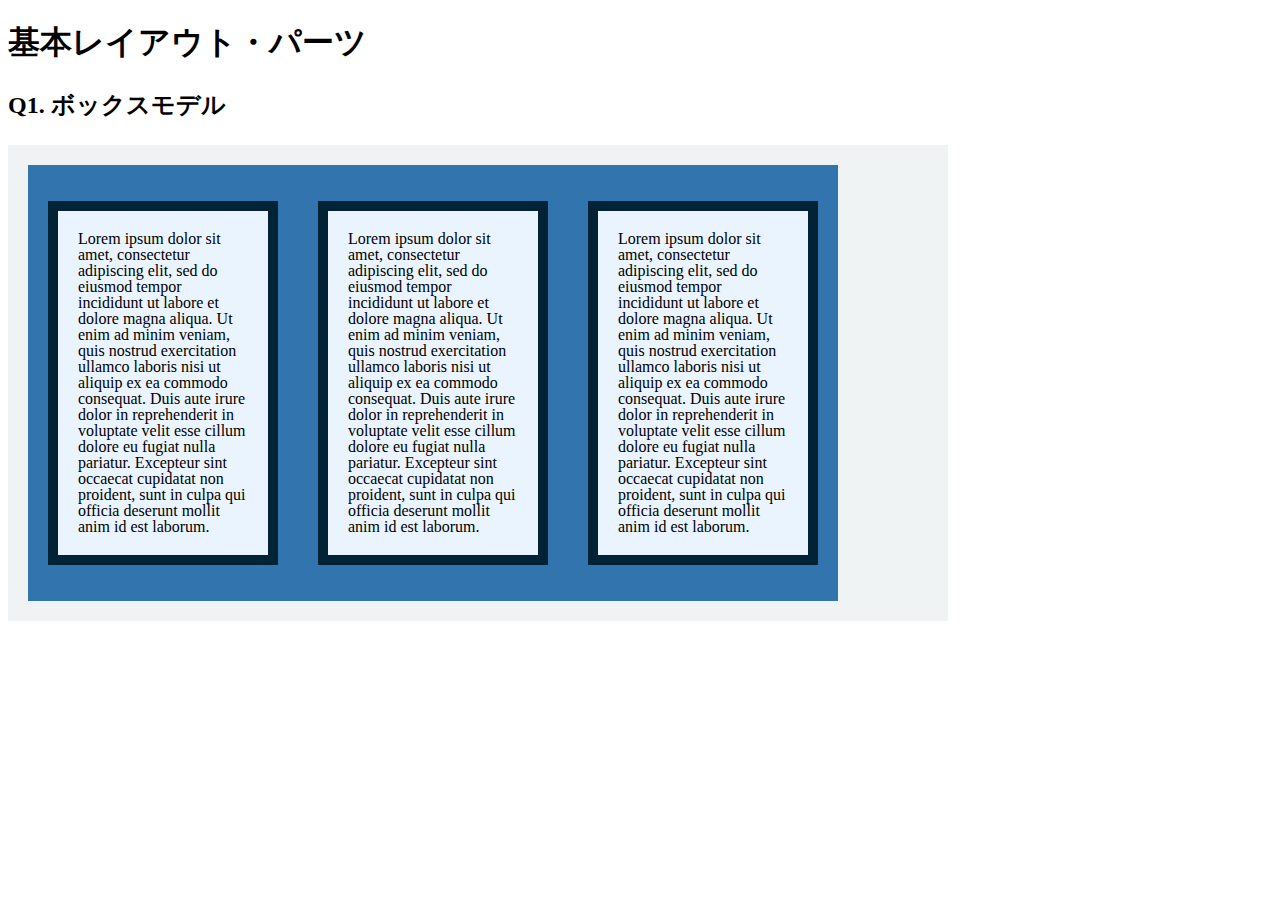
<file: layout_parts/q1/index.html>
<!DOCTYPE html>
<html>
  <head>
    <meta charset="utf-8">
    <meta http-equiv="X-UA-Compatible" content="IE=edge">
    <meta name="viewport" content="width=device-width, initial-scale=1.0, maximum-scale=1.0, user-scalable=no">
    <meta name="format-detection" content="telephone=no">
    <title>基本レイアウト・パーツ</title>
    <link rel="stylesheet" href="http://gizumo-inc.github.io/sample/front-lesson/layout_parts_new/assets/css/reset.css">
    <link rel="stylesheet" href="http://gizumo-inc.github.io/sample/front-lesson/layout_parts_new/assets/css/base.css">
    <link rel="stylesheet" href="css/style.css">
  </head>
  <body>
    <div class="wrapper">
      <h1 class="title">基本レイアウト・パーツ</h1>
      <h2 class="headline">
        <p class="headline__text">Q1. ボックスモデル</p>
      </h2>
      <div class="box">
        <!--
            このQ1のみ「answer」フォルダがあり、そこにQ1でのHTML/CSSの説明が書いてあります。
            その「index.html」をブラウザとテキストエディタで開き、参考にしてみてください。

             この問題はmarginとpaddingとborderをうまく使ってボックスを配置する問題です。
             レイアウトとしては、1つの大きなボックスの中に3つのボックスが横並びになっていて、
             さらにその3つのボックスの中にそれぞれ1つずつボックスが入っている形になっています。
             3つのボックスはfloatで横並びにしているので、clearfixでの解除も忘れないようにしてください。

             ■この問題で使う大事なプロパティ
             ・margin
             ・padding
             ・border
             ・float
        -->
        <!-- 回答はクラスq1の要素の中に書いてね -->
        <!-- すでについてるクラスにはstyleを指定しない。styleをつける場合は自分で新たにクラスをつけること -->
        <div class="q1  q1_content  clearfix">
          <div class="q1_content_box">
            <p class="q1_content_text">Lorem ipsum dolor sit amet, consectetur adipiscing elit, sed do eiusmod tempor incididunt ut labore et dolore magna aliqua. Ut enim ad minim veniam, quis nostrud exercitation ullamco laboris nisi ut aliquip ex ea commodo consequat. Duis aute irure dolor in reprehenderit in voluptate velit esse cillum dolore eu fugiat nulla pariatur. Excepteur sint occaecat cupidatat non proident, sunt in culpa qui officia deserunt mollit anim id est laborum.</p>
          </div>
          
          <div class="q1_content_box">
            <p class="q1_content_text">Lorem ipsum dolor sit amet, consectetur adipiscing elit, sed do eiusmod tempor incididunt ut labore et dolore magna aliqua. Ut enim ad minim veniam, quis nostrud exercitation ullamco laboris nisi ut aliquip ex ea commodo consequat. Duis aute irure dolor in reprehenderit in voluptate velit esse cillum dolore eu fugiat nulla pariatur. Excepteur sint occaecat cupidatat non proident, sunt in culpa qui officia deserunt mollit anim id est laborum.</p>
          </div>

          <div class="q1_content_box">
            <p class="q1_content_text">Lorem ipsum dolor sit amet, consectetur adipiscing elit, sed do eiusmod tempor incididunt ut labore et dolore magna aliqua. Ut enim ad minim veniam, quis nostrud exercitation ullamco laboris nisi ut aliquip ex ea commodo consequat. Duis aute irure dolor in reprehenderit in voluptate velit esse cillum dolore eu fugiat nulla pariatur. Excepteur sint occaecat cupidatat non proident, sunt in culpa qui officia deserunt mollit anim id est laborum.</p>
          </div>

          
        </div>
        <!-- 回答はクラスq1の要素の中に書いてね -->
      </div>
    </div>
  </body>
</html>
</file>
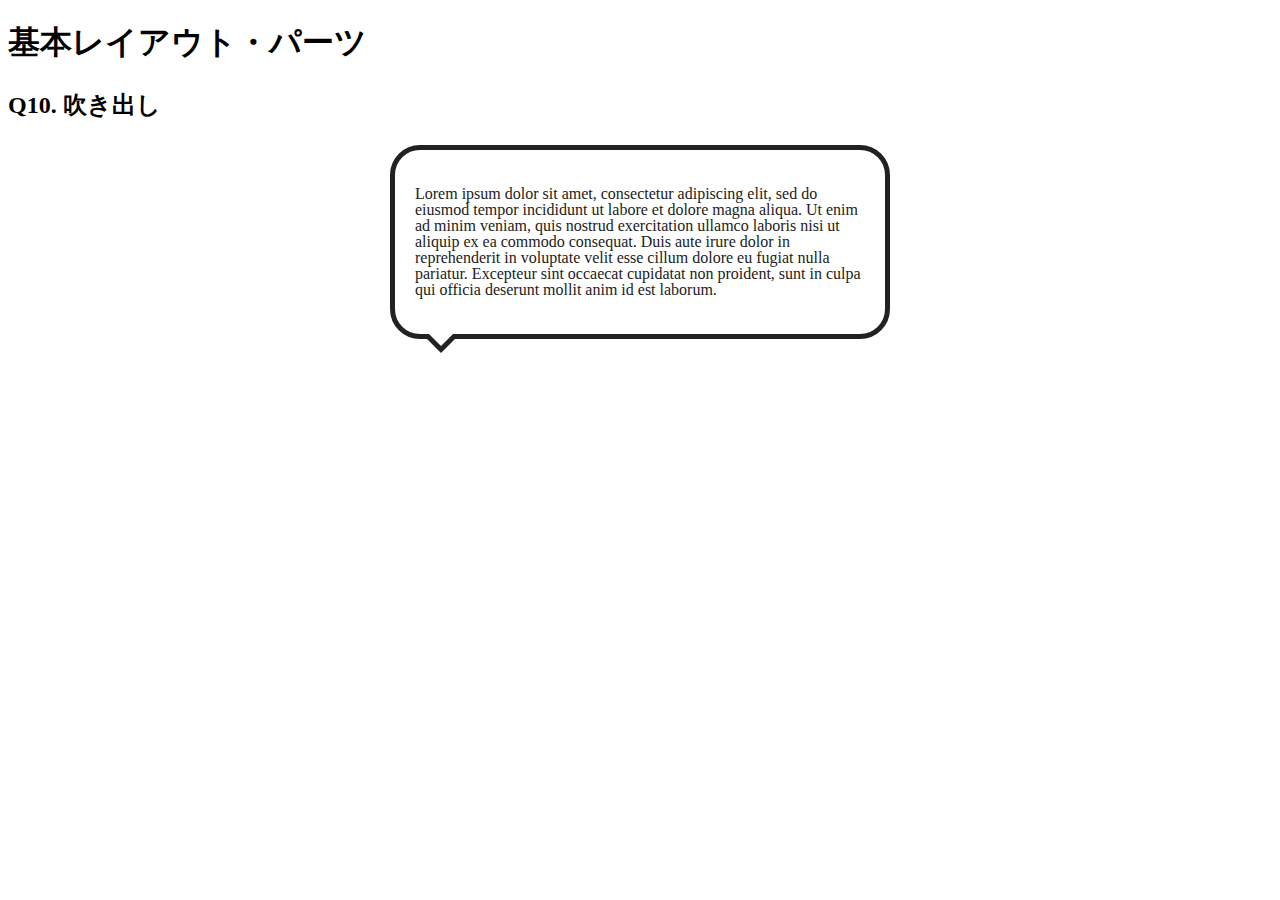
<file: layout_parts/q10/index.html>
<!DOCTYPE html>
<html>
  <head>
    <meta charset="utf-8">
    <meta http-equiv="X-UA-Compatible" content="IE=edge">
    <meta name="viewport" content="width=device-width, initial-scale=1.0, maximum-scale=1.0, user-scalable=no">
    <meta name="format-detection" content="telephone=no">
    <title>基本レイアウト・パーツ</title>
    <link rel="stylesheet" href="http://gizumo-inc.github.io/sample/front-lesson/layout_parts_new/assets/css/reset.css">
    <link rel="stylesheet" href="http://gizumo-inc.github.io/sample/front-lesson/layout_parts_new/assets/css/base.css">
    <link rel="stylesheet" href="css/style.css">
  </head>
  <body>
    <div class="wrapper">
      <h1 class="title">基本レイアウト・パーツ</h1>
      <h2 class="headline">
        <p class="headline__text">Q10. 吹き出し</p>
      </h2>
      <div class="box">
        <!--
             吹き出しというのもwebサイトにおいてよく使われるパーツです。
             これもCSSだけで実装することができますが、吹き出しの枠線の三角の部分がむずかしいかと思います。
             やり方は何通りかありますので、調べてみて自分なりの方法で再現してみてください。

             ■この問題で使う大事なプロパティ
             ・position

             ■この問題で使う大事な擬似要素
             ・:before
             ・:after
        -->
        <!-- 回答はクラスq10の要素の中に書いてね -->
        <!-- すでについてるクラスにはstyleを指定しない。styleをつける場合は自分で新たにクラスをつけること -->
        <div class="q10">
          <div class="q10_box">
            <p>Lorem ipsum dolor sit amet, consectetur adipiscing elit, sed do eiusmod tempor incididunt ut labore et dolore magna aliqua. Ut enim ad minim veniam, quis nostrud exercitation ullamco laboris nisi ut aliquip ex ea commodo consequat. Duis aute irure dolor in reprehenderit in voluptate velit esse cillum dolore eu fugiat nulla pariatur. Excepteur sint occaecat cupidatat non proident, sunt in culpa qui officia deserunt mollit anim id est laborum.</p>
          </div>
        </div>
        <!-- 回答はクラスq10の要素の中に書いてね -->
      </div>
    </div>
  </body>
</html>
</file>
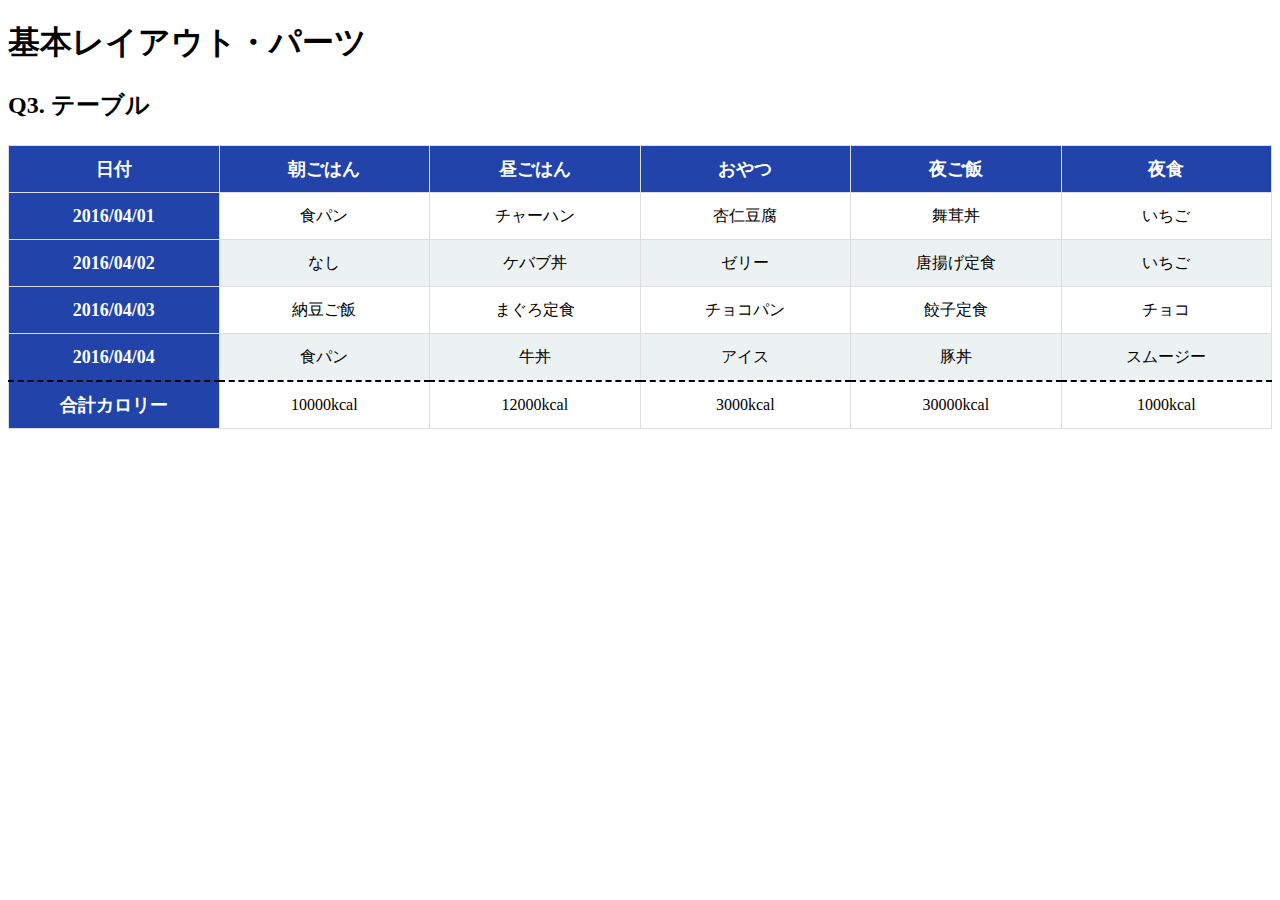
<file: layout_parts/q3/index.html>
<!DOCTYPE html>
<html>
  <head>
    <meta charset="utf-8">
    <meta http-equiv="X-UA-Compatible" content="IE=edge">
    <meta name="viewport" content="width=device-width, initial-scale=1.0, maximum-scale=1.0, user-scalable=no">
    <meta name="format-detection" content="telephone=no">
    <title>基本レイアウト・パーツ</title>
    <link rel="stylesheet" href="http://gizumo-inc.github.io/sample/front-lesson/layout_parts_new/assets/css/reset.css">
    <link rel="stylesheet" href="http://gizumo-inc.github.io/sample/front-lesson/layout_parts_new/assets/css/base.css">
    <link rel="stylesheet" href="css/style.css">
  </head>
  <body>
    <div class="wrapper">
      <h1 class="title">基本レイアウト・パーツ</h1>
      <h2 class="headline">
        <p class="headline__text">Q3. テーブル</p>
      </h2>
      <div class="box">
        <!--
             tableタグを使って表をつくってもらいます。
             tableタグ内では使っていいタグと使っていい順序というものが決まっています。
             それを検索しながら当てはめてください。

             背景色が青いセルのfont-sizeは18pxでline-heightが26pxです。
             それ以外のセルはfont-sizeが16pxでline-heightが22pxです。

             ■この問題で使う大事なプロパティ
             ・table-layout

             ■この問題で使う大事な擬似要素
             ・:nth-child
             ・:first-child
             ・:last-child

             ■必須ではないけど使えると便利な擬似要素
             ・:not
        -->
        <!-- 回答はクラスq3の要素の中に書いてね -->
        <!-- すでについてるクラスにはstyleを指定しない。styleをつける場合は自分で新たにクラスをつけること -->
        <div class="q3">
            <table class="q3__contents">
                <thead>
                  <tr>
                    <th>日付</th>
                    <th>朝ごはん</th>
                    <th>昼ごはん</th>
                    <th>おやつ</th>
                    <th>夜ご飯</th>
                    <th>夜食</th>
                  </tr>
                </thead>
                <tbody>
                  <tr>
                    <th>2016/04/01</th>
                    <td>食パン</td>
                    <td>チャーハン</td>
                    <td>杏仁豆腐</td>
                    <td>舞茸丼</td>
                    <td>いちご</td>
                  </tr>
                  <tr>
                    <th>2016/04/02</th>
                    <td>なし</td>
                    <td>ケバブ丼</td>
                    <td>ゼリー</td>
                    <td>唐揚げ定食</td>
                    <td>いちご</td>
                  </tr>
                  <tr>
                    <th>2016/04/03</th>
                    <td>納豆ご飯</td>
                    <td>まぐろ定食</td>
                    <td>チョコパン</td>
                    <td>餃子定食</td>
                    <td>チョコ</td>
                  </tr>
                  <tr>
                    <th>2016/04/04</th>
                    <td>食パン</td>
                    <td>牛丼</td>
                    <td>アイス</td>
                    <td>豚丼</td>
                    <td>スムージー</td>
                  </tr>
                  <tr>
                    <th>合計カロリー</th>
                    <td>10000kcal</td>
                    <td>12000kcal</td>
                    <td>3000kcal</td>
                    <td>30000kcal</td>
                    <td>1000kcal</td>
                  </tr>
                </tbody>
              </table>
            </div>
          </div>
        </div>
      </body>
    </html>
</file>
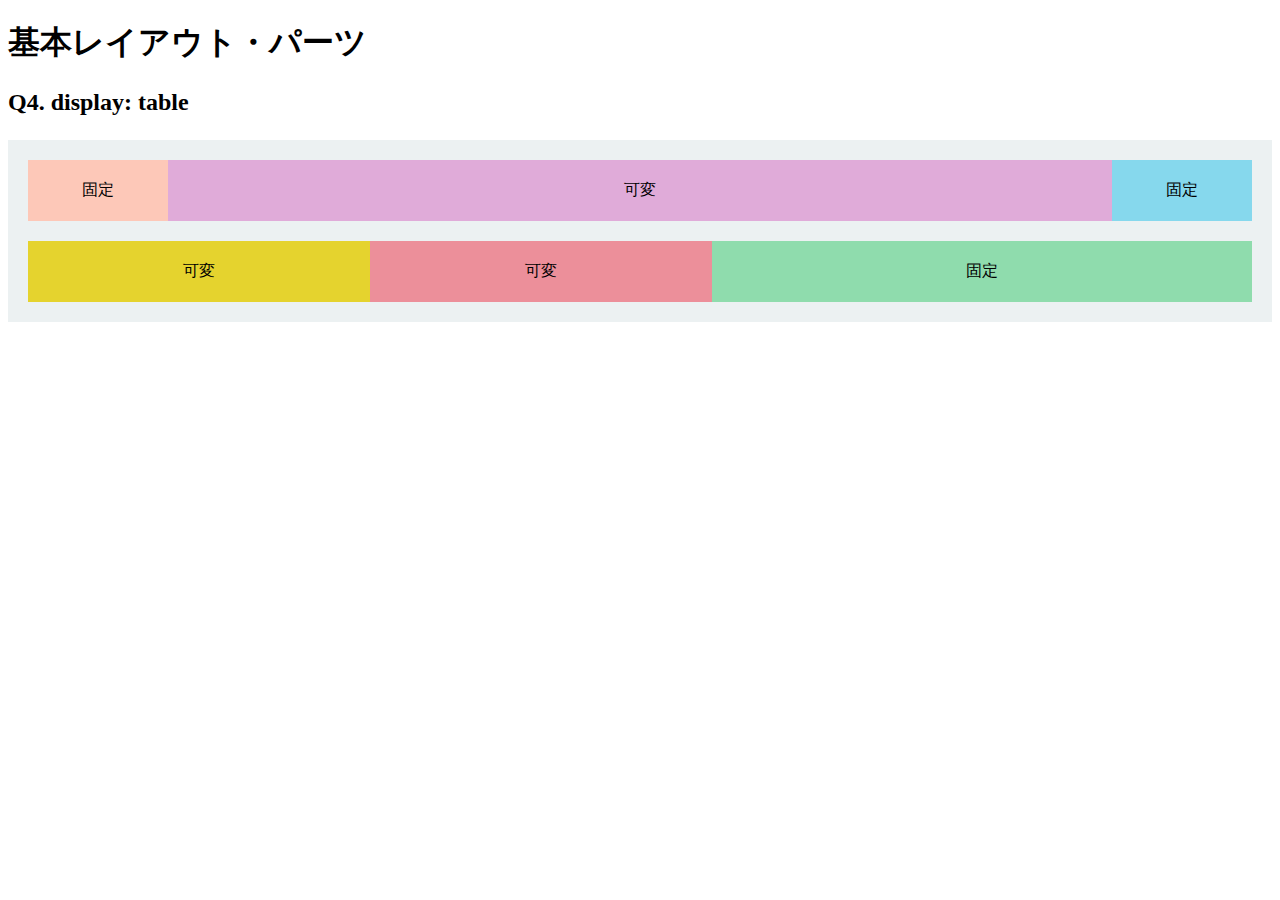
<file: layout_parts/q4/index.html>
<!DOCTYPE html>
<html>
  <head>
    <meta charset="utf-8">
    <meta http-equiv="X-UA-Compatible" content="IE=edge">
    <meta name="viewport" content="width=device-width, initial-scale=1.0, maximum-scale=1.0, user-scalable=no">
    <meta name="format-detection" content="telephone=no">
    <title>基本レイアウト・パーツ</title>
    <link rel="stylesheet" href="http://gizumo-inc.github.io/sample/front-lesson/layout_parts_new/assets/css/reset.css">
    <link rel="stylesheet" href="http://gizumo-inc.github.io/sample/front-lesson/layout_parts_new/assets/css/base.css">
    <link rel="stylesheet" href="css/style.css">
  </head>
  <body>
    <div class="wrapper">
      <h1 class="title">基本レイアウト・パーツ</h1>
      <h2 class="headline">
        <p class="headline__text">Q4. display: table</p>
      </h2>
      <div class="box">
        <!--
             Webサイトを作る際、「メインコンテンツはウィンドウの横幅に応じて伸縮するけれどサイドバーは常に固定値」といったようなレイアウトをすることが多々あります。
             そのようなときに、ウィンドウサイズに対して固定のものと可変のものを横に並べるやり方がわからないとレイアウトができません。
             display: tableを使うことで実現することができるのでやってみましょう。
             固定と書いてあるdivはウィンドウサイズが変わっても横幅が変化せず、可変と書いてあるdivはウィンドウサイズの変化に合わせて横幅が変化するようにスタイルをあてます。

             今回もHTMLは記述してあるので、新たにclassを付与してスタイルをあててください。
             .q4のdivにスタイルを当てる場合は、.q4に当てるのではなく新たにclassを付与してスタイルをあててください。

             ■この問題で使う大事なプロパティ
             ・display: table
             ・display: table-cell
        -->
        <!-- 回答はクラスq4の要素の中に書いてね -->
        <!-- すでについてるクラスにはstyleを指定しない。styleをつける場合は自分で新たにクラスをつけること -->
        <!-- 新たにタグは追加しなくてもできます。 -->
      <div class="q4">
          <div class="q4__contents">
              <div class="q4__contents__cell is-pink">固定</div>
              <div class="q4__contents__cell is-purple">可変</div>
              <div class="q4__contents__cell is-blue">固定</div>
            </div>
            <div class="q4__contents">
              <div class="q4__contents__cell is-yellow">可変</div>
              <div class="q4__contents__cell is-red">可変</div>
              <div class="q4__contents__cell is-green">固定</div>
            </div>
          </div>
        </div>
      </div>
    </body>
  </html>
</file>
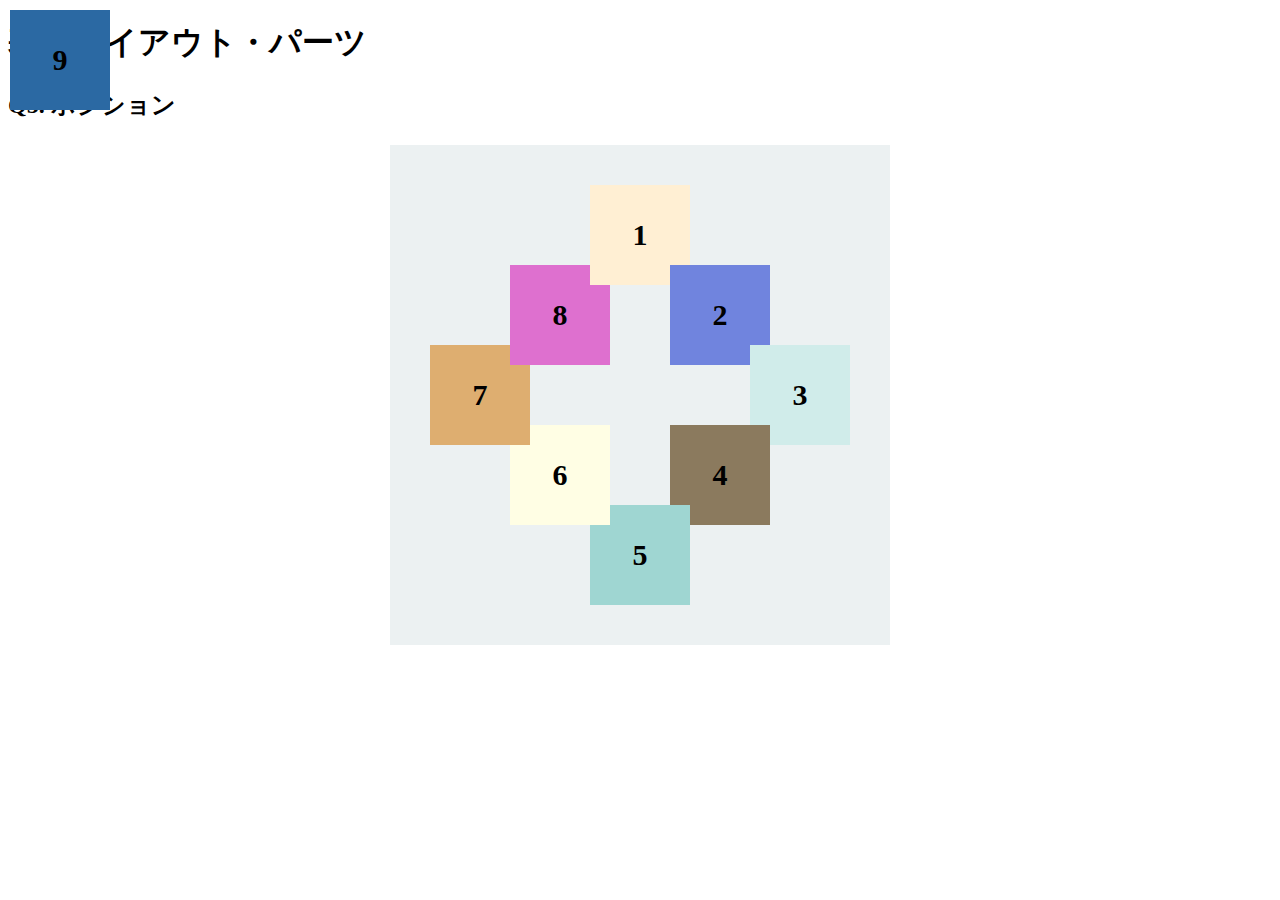
<file: layout_parts/q5/index.html>
<!DOCTYPE html>
<html>
  <head>
    <meta charset="utf-8">
    <meta http-equiv="X-UA-Compatible" content="IE=edge">
    <meta name="viewport" content="width=device-width, initial-scale=1.0, maximum-scale=1.0, user-scalable=no">
    <meta name="format-detection" content="telephone=no">
    <title>基本レイアウト・パーツ</title>
    <link rel="stylesheet" href="http://gizumo-inc.github.io/sample/front-lesson/layout_parts_new/assets/css/reset.css">
    <link rel="stylesheet" href="http://gizumo-inc.github.io/sample/front-lesson/layout_parts_new/assets/css/base.css">
    <link rel="stylesheet" href="css/style.css">
  </head>
  <body>
    <div class="wrapper">
      <h1 class="title">基本レイアウト・パーツ</h1>
      <h2 class="headline">
        <p class="headline__text">Q5. ポジション</p>
      </h2>
      <div class="box">
        <!--
             9個のボックスをきれいに配置しましょう。ボックスの重なり方(どれが上にあるのか)も意識してください。
             9番のボックスは常に(画面サイズに関わらず、スクロールに付随して)画面の左上に存在するように配置してください。

             ちなみにこの問題では、すでにHTMLは用意されています。
             ただ順序がばらばらになっているので、HTMLは変えずにCSSだけで正しい順序で配置してみてください。(classの付与は可)

             普通にやると1番のボックスが8番のボックスの下になってしまいます。
             下記にある「この問題で使う大事な擬似要素」のbefore or afterを使って、
             1番のボックスと同じ色、重なり部分と同じ大きさの要素を作ってpositionで配置しましょう。

             ■この問題で使う大事なプロパティ
             ・position
             ・z-index
             ■この問題で使う大事な擬似要素
             ・:before or :after
        -->
        <!-- 回答はクラスq5の要素の中に書いてね -->
        <!-- すでについてるクラスにはstyleを指定しない。styleをつける場合は自分で新たにクラスをつけること -->
        <!-- 新たにタグは追加しなくてもできます。 -->
        <div class="box">
          <div class="q5">
              <div class="q5__box is-8">8</div>
              <div class="q5__box is-5">5</div>
              <div class="q5__box is-1">1</div>
              <div class="q5__box is-7">7</div>
              <div class="q5__box is-4">4</div>
              <div class="q5__box is-6">6</div>
              <div class="q5__box is-2">2</div>
              <div class="q5__box is-3">3</div>
              <div class="q5__box is-9">9</div> 
          </div>
        </div>
      </div>
    </body>
  </html>
</file>
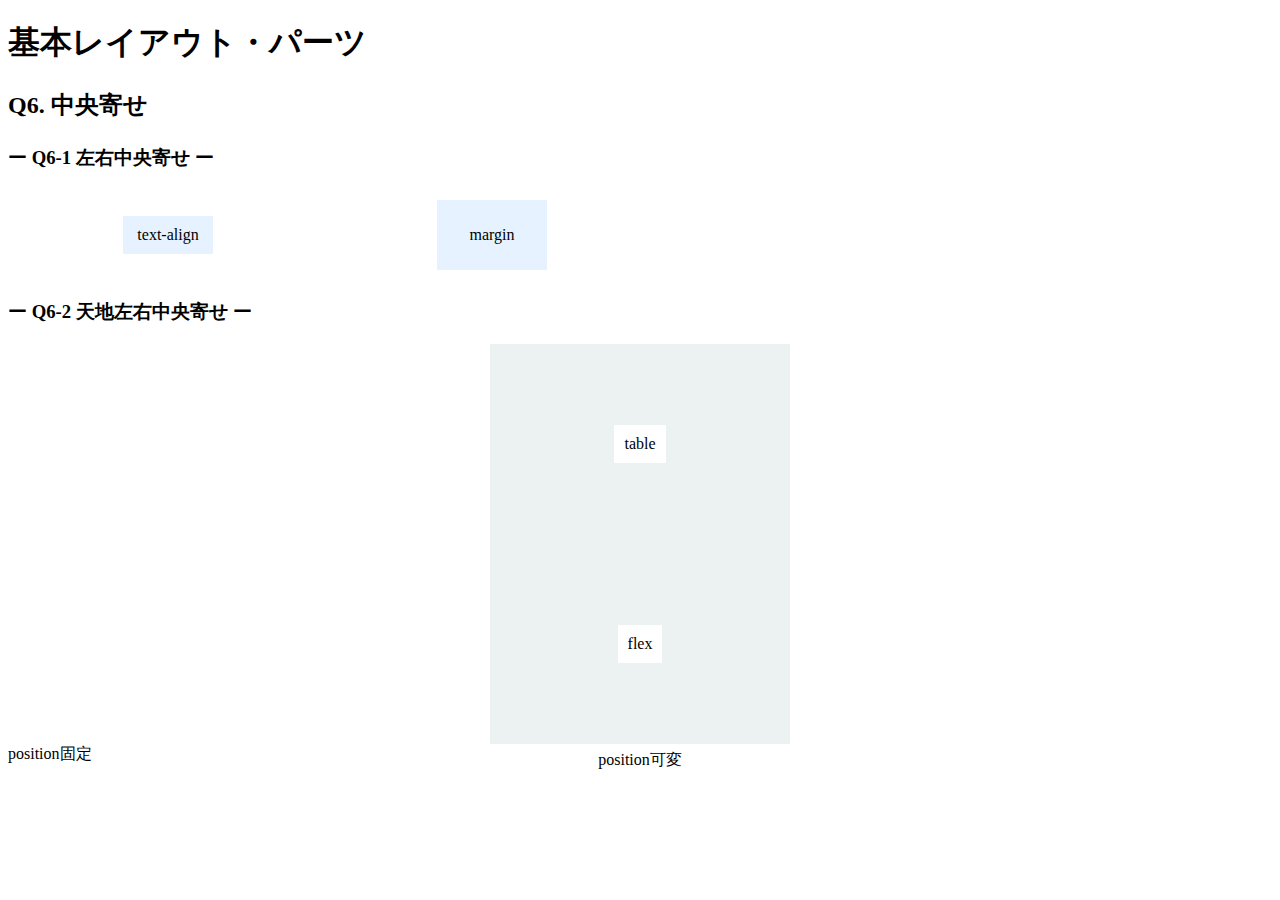
<file: layout_parts/q6/index.html>
<!DOCTYPE html>
<html>
  <head>
    <meta charset="utf-8">
    <meta http-equiv="X-UA-Compatible" content="IE=edge">
    <meta name="viewport" content="width=device-width, initial-scale=1.0, maximum-scale=1.0, user-scalable=no">
    <meta name="format-detection" content="telephone=no">
    <title>基本レイアウト・パーツ</title>
    <link rel="stylesheet" href="http://gizumo-inc.github.io/sample/front-lesson/layout_parts_new/assets/css/reset.css">
    <link rel="stylesheet" href="http://gizumo-inc.github.io/sample/front-lesson/layout_parts_new/assets/css/base.css">
    <link rel="stylesheet" href="css/style.css">
  </head>
  <body>
    <div class="wrapper">
      <h1 class="title">基本レイアウト・パーツ</h1>
      <h2 class="headline">
        <p class="headline__text">Q6. 中央寄せ</p>
      </h2>
      <div class="box">
        <!--
             左右の中央寄せや、天地(上下)の中央寄せというのはサイトを作っているとよく遭遇するレイアウトです。
             色々なやり方があるのですが、状況に応じて最適なものは違うので適切な配置の仕方ができるようになりましょう。
             この問題ではHTMLはすでに用意しているので、classを自分で付与してスタイルをあててください。
        -->
        <div class="box__inner">
          <h3 class="box__headline">
            <p class="box__headline__text">ー Q6-1 左右中央寄せ ー</p>
          </h3>
          <!--
               ブロック要素内のテキスト(or インライン要素)の左右中央寄せに関してはtext-align:centerを設定することで簡単にできます。
               ただ、ブロック要素そのものの左右中央寄せは少し工夫をしないとできません。
               大きく分けて2通りのやり方があるのですが、それが以下の問題の2つです。
               中央寄せするブロックの横幅が固定の場合は上の方法が、可変の場合は下の方法が向いています。
          -->
          <div class="q6 q6--horizontal">
            <!--
                 ■この問題で使う大事なプロパティ
                 ・display
                 ・text-align
            -->
            <!-- Q6-1の回答はここに書いてね -->
            <!-- 新たにタグは追加しなくてもできます。 -->
            <div class="q6__box is-textalign">
              <div class="q6__box__inner">
                <p class="q6__box__text">text-align</p>
              </div>
            </div>
            <!-- Q6-1の回答はここに書いてね -->

            <!--
                 ■この問題で使う大事なプロパティ
                 ・margin
            -->
            <!-- Q6-1の回答はここに書いてね -->
            <!-- 新たにタグは追加しなくてもできます。 -->
            <div class="q6__box">
              <div class="right-box">
                <p>margin</p>
              </div>  
            </div>
            <!-- Q6-1の回答はここに書いてね -->
          </div>
        </div>

        <div class="box__inner">
          <h3 class="box__headline">
            <p class="box__headline__text">ー Q6-2 天地左右中央寄せ ー</p>
          </h3>
          <!--
               ブロック要素の天地中央寄せは左右よりも難易度が高くなります。
               そして天地の中央寄せができる状態だと左右もできる状態に自然になっているため、今回は天地左右の中央寄せになります。
               やり方は大きくわけて3つあります。
               1番目の方法は少し前までよく使われていたやり方で全てのブラウザで表示ができますが、HTMLの記述が冗長になってしまいます。
               2番目の方法は最新の記述で、とても簡単に書くことができますが、少し古いブラウザだと対応していません。
               3番目の方法もよく使われますが、これも少し古いブラウザだと対応していません。

               この問題もHTMLが用意されているのでclassを付与してスタイルをあててください。すでにふられているclassにスタイルをあてることはせず、新規でclassを作ってください。
          -->
          <!--
               ■この問題で使う大事なプロパティ
               ・display: table
               ・display: table-cell
               ・display: inline-block
               ・vertical-align
          -->
          <!-- Q6-2の回答はここに書いてね -->
          <!-- すでについてるクラスにはstyleを指定しない。styleをつける場合は自分で新たにクラスをつけること -->
          <!-- 新たにタグは追加しなくてもできます。 -->
          <div class="q6 q6--around is-table">
            <div class="q6__box">
                <p class="q6__box__text">table</p>
            </div>  
          </div>
          <!-- Q6-2の回答はここに書いてね -->
          <!--
               ■この問題で使う大事なプロパティ
               ・display: flex
               ・align-items
               ・justify-content
          -->
          <!-- Q6-2の回答はここに書いてね -->
          <!-- すでについてるクラスにはstyleを指定しない。styleをつける場合は自分で新たにクラスをつけること -->
          <!-- 新たにタグは追加しなくてもできます。 -->
          <div class="q6 q6--around is-flex">
              <p class="q6__box__text">flex</p>    
          </div>
          <!-- Q6-2の回答はここに書いてね -->
          <div class="q6 q6--position">
            <!--
                 中央寄せする要素のサイズが固定のとき

                 ■この問題で使う大事なプロパティ
                 ・position
                 ・margin
            -->
            <!-- Q6-2の回答はここに書いてね -->
            <!-- すでについてるクラスにはstyleを指定しない。styleをつける場合は自分で新たにクラスをつけること -->
            <!-- 新たにタグは追加しなくてもできます。 -->
            <div class="q6__box is-stable">
                  <p class="q6__box__inner">position固定</p>
            </div>
            <!-- Q6-2の回答はここに書いてね -->
            <!--
                 中央寄せする要素のサイズが可変のとき

                 ■この問題で使う大事なプロパティ
                 ・position
                 ・transform
            -->
            <!-- Q6-2の回答はここに書いてね -->
            <!-- すでについてるクラスにはstyleを指定しない。styleをつける場合は自分で新たにクラスをつけること -->
            <!-- 新たにタグは追加しなくてもできます。 -->
            <div class="q6__box is-flexible">
                  <p class="q6__box__inner">position可変</p>  
            </div>
            <!-- Q6-2の回答はここに書いてね -->
          </div>
        </div>
      </div>
    </div>
  </body>
</html>
</file>
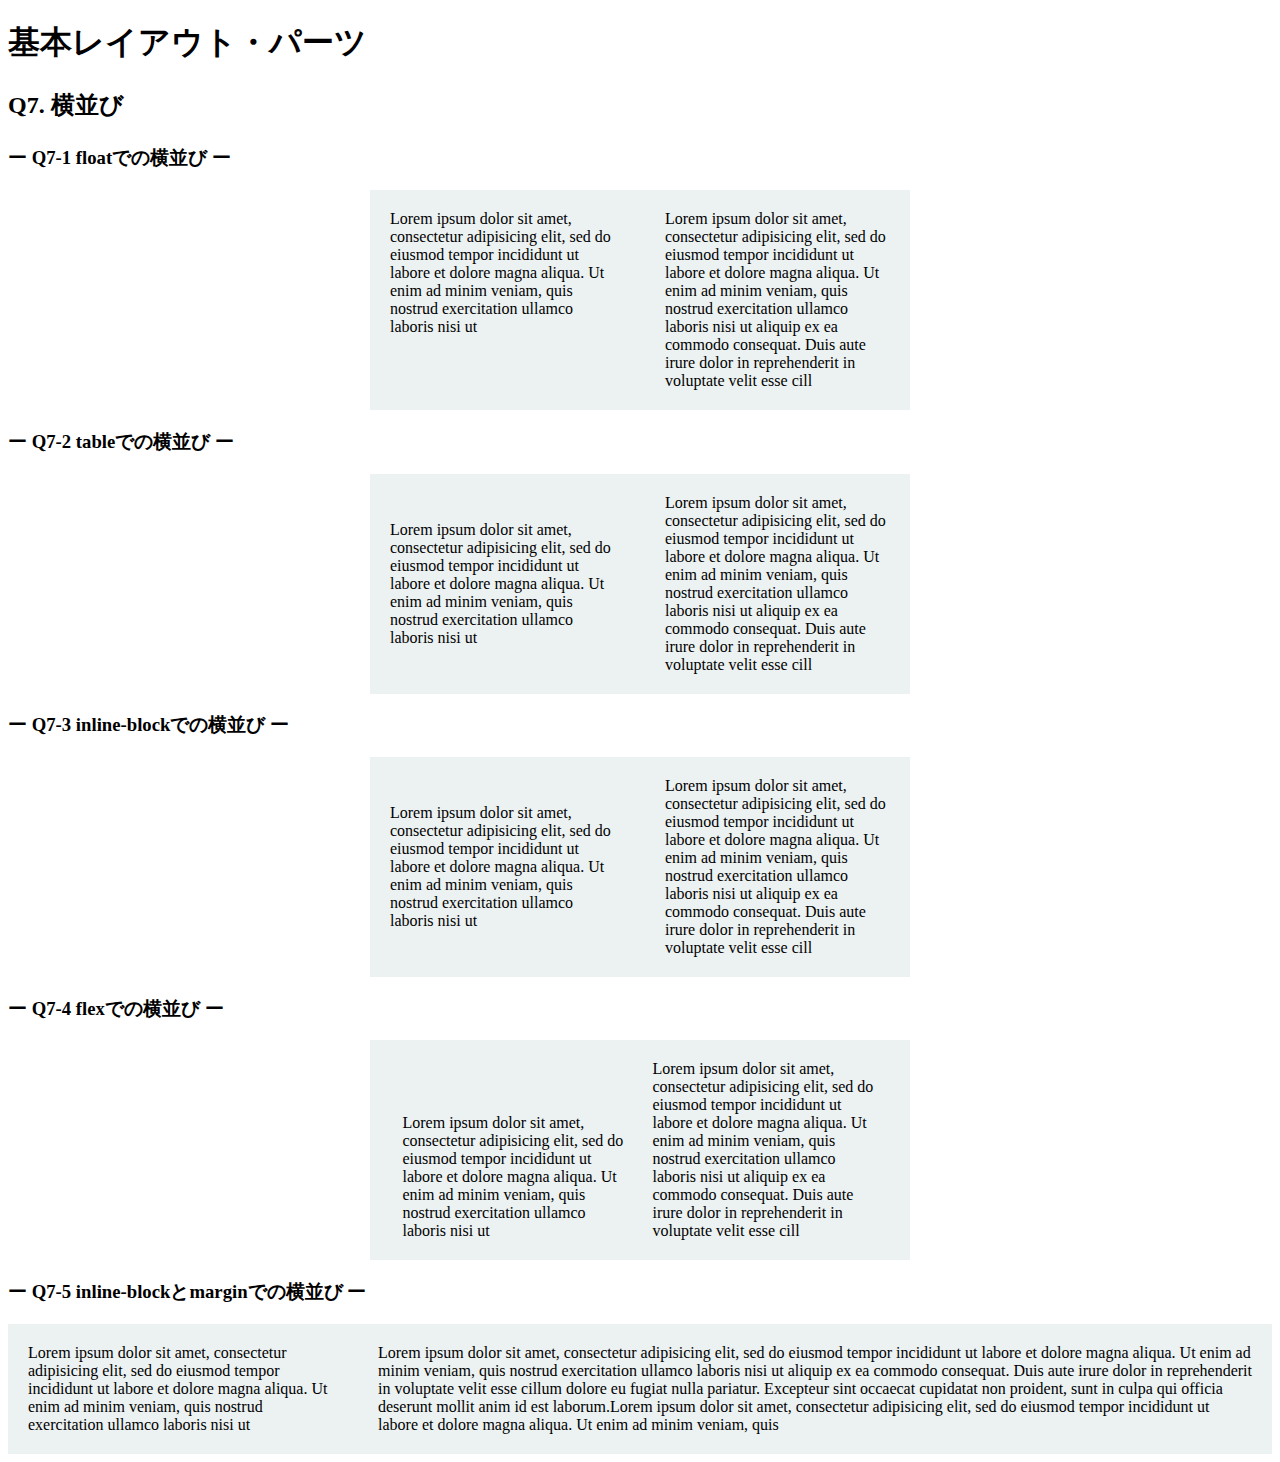
<file: layout_parts/q7/index.html>
<!DOCTYPE html>
<html>
  <head>
    <meta charset="utf-8">
    <meta http-equiv="X-UA-Compatible" content="IE=edge">
    <meta name="viewport" content="width=device-width, initial-scale=1.0, maximum-scale=1.0, user-scalable=no">
    <meta name="format-detection" content="telephone=no">
    <title>基本レイアウト・パーツ</title>
    <link rel="stylesheet" href="http://gizumo-inc.github.io/sample/front-lesson/layout_parts_new/assets/css/reset.css">
    <link rel="stylesheet" href="http://gizumo-inc.github.io/sample/front-lesson/layout_parts_new/assets/css/base.css">
    <link rel="stylesheet" href="css/style.css">
  </head>
  <body>
    <div class="wrapper">
      <h1 class="title">基本レイアウト・パーツ</h1>
      <h2 class="headline">
        <p class="headline__text">Q7. 横並び</p>
      </h2>
      <div class="box">
        <!--
             要素を横並びにするというのは、高頻出のレイアウトです。
             色々なやり方があるのですが、状況に応じて最適なものは違うので適切な配置の仕方ができるようになりましょう。
             この問題ではHTMLはすでに用意しているので、classを自分で付与してスタイルをあててください。
        -->
        <div class="box__inner">
          <h3 class="box__headline">
            <p class="box__headline__text">ー Q7-1 floatでの横並び ー</p>
          </h3>
          <!--
               ■この問題で使う大事なプロパティ
               ・float
          -->
          <!-- Q7の回答はここに書いてね -->
          <!-- すでについてるクラスにはstyleを指定しない。styleをつける場合は自分で新たにクラスをつけること -->
          <!-- 新たにタグは追加しなくてもできます。 -->
          <div class="q7 q7--float">
              <div class="q7__inner clearfix">
                  <div class="q7__box">
                    Lorem ipsum dolor sit amet, consectetur adipisicing elit, sed do eiusmod tempor incididunt ut labore et dolore magna aliqua. Ut enim ad minim veniam, quis nostrud exercitation ullamco laboris nisi ut
                  </div>
                  <div class="q7__box">
                    Lorem ipsum dolor sit amet, consectetur adipisicing elit, sed do eiusmod tempor incididunt ut labore et dolore magna aliqua. Ut enim ad minim veniam, quis nostrud exercitation ullamco laboris nisi ut aliquip ex ea commodo consequat. Duis aute irure dolor in reprehenderit in voluptate velit esse cill
                  </div>
                </div>
              </div>
            </div>

        <div class="box__inner">
          <h3 class="box__headline">
            <p class="box__headline__text">ー Q7-2 tableでの横並び ー</p>
          </h3>
          <!--
               少しクセのある横並び方法です。

               ■この問題で使う大事なプロパティ
               ・display: table
               ・display: table-cell
          -->
        
          <!-- すでについてるクラスにはstyleを指定しない。styleをつける場合は自分で新たにクラスをつけること -->
          <!-- 新たにタグは追加しなくてもできます。 -->
          <div class="q7 q7--table">
            <div class="q7__inner">
              <div class="q7__box">
                <div class="q7__box__text">
                  Lorem ipsum dolor sit amet, consectetur adipisicing elit, sed do eiusmod tempor incididunt ut labore et dolore magna aliqua. Ut enim ad minim veniam, quis nostrud exercitation ullamco laboris nisi ut
                </div>
              </div>
              <div class="q7__box">
                <div class="q7__box__text">
                  Lorem ipsum dolor sit amet, consectetur adipisicing elit, sed do eiusmod tempor incididunt ut labore et dolore magna aliqua. Ut enim ad minim veniam, quis nostrud exercitation ullamco laboris nisi ut aliquip ex ea commodo consequat. Duis aute irure dolor in reprehenderit in voluptate velit esse cill
                </div>
              </div>
            </div>
          </div>
          <!-- Q7の回答はここに書いてね -->
        </div>

        <div class="box__inner">
          <h3 class="box__headline">
            <p class="box__headline__text">ー Q7-3 inline-blockでの横並び ー</p>
          </h3>
          <!--
               ■この問題で使う大事なプロパティ
               ・display: inline-block
          -->
          <!-- Q7の回答はここに書いてね -->
          <!-- すでについてるクラスにはstyleを指定しない。styleをつける場合は自分で新たにクラスをつけること -->
          <!-- 新たにタグは追加しなくてもできます。 -->
          <div class="q7 q7--inlineblock">
            <div class="q7__inner">
              <div class="q7__box">
                Lorem ipsum dolor sit amet, consectetur adipisicing elit, sed do eiusmod tempor incididunt ut labore et dolore magna aliqua. Ut enim ad minim veniam, quis nostrud exercitation ullamco laboris nisi ut
              </div>
              <div class="q7__box">
                Lorem ipsum dolor sit amet, consectetur adipisicing elit, sed do eiusmod tempor incididunt ut labore et dolore magna aliqua. Ut enim ad minim veniam, quis nostrud exercitation ullamco laboris nisi ut aliquip ex ea commodo consequat. Duis aute irure dolor in reprehenderit in voluptate velit esse cill
              </div>
            </div>
          </div>
          <!-- Q7の回答はここに書いてね -->
        </div>

        <div class="box__inner">
          <h3 class="box__headline">
            <p class="box__headline__text">ー Q7-4 flexでの横並び ー</p>
          </h3>
          <!--
               簡単に横並びが可能、かつ様々なアレンジが可能ですが、
               少し古いブラウザには対応してないので、他のものもしっかりと覚えるようにしましょう。

               ■この問題で使う大事なプロパティ
               ・flex
          -->
          <!-- Q7の回答はここに書いてね -->
          <!-- すでについてるクラスにはstyleを指定しない。styleをつける場合は自分で新たにクラスをつけること -->
          <!-- 新たにタグは追加しなくてもできます。 -->
          <div class="q7 q7--flex">
            <div class="q7__inner">
              <div class="q7__box">
                Lorem ipsum dolor sit amet, consectetur adipisicing elit, sed do eiusmod tempor incididunt ut labore et dolore magna aliqua. Ut enim ad minim veniam, quis nostrud exercitation ullamco laboris nisi ut
              </div>
              <div class="q7__box">
                Lorem ipsum dolor sit amet, consectetur adipisicing elit, sed do eiusmod tempor incididunt ut labore et dolore magna aliqua. Ut enim ad minim veniam, quis nostrud exercitation ullamco laboris nisi ut aliquip ex ea commodo consequat. Duis aute irure dolor in reprehenderit in voluptate velit esse cill
              </div>
            </div>
          </div>
          <!-- Q7の回答はここに書いてね -->
        </div>

        <div class="box__inner">
          <h3 class="box__headline">
            <p class="box__headline__text">ー Q7-5 inline-blockとmarginでの横並び ー</p>
          </h3>
          <!--
               上記でやったdisplay: inline-block;での横並び方法の派生です。
               この方法を使うと固定幅 + 可変幅のレイアウトで横並びが可能です。
               ネガティブマージン（例：margin-left: -200px;）を使用します。

               ただ方法はいくつかあるので、固定幅 + 可変幅になっていれば問題ないです。

               ■この問題で使う大事なプロパティ
               ・display: inline-block
               ・margin, padding
          -->
          <!-- Q7の回答はここに書いてね -->
          <!-- すでについてるクラスにはstyleを指定しない。styleをつける場合は自分で新たにクラスをつけること -->
          <!-- 新たにタグは追加しなくてもできます。 -->
          <div class="q7 q7--margin">
            <div class="q7__inner is-full">
              <div class="q7__box is-stable">
                <div class="q7__box__text">
                  Lorem ipsum dolor sit amet, consectetur adipisicing elit, sed do eiusmod tempor incididunt ut labore et dolore magna aliqua. Ut enim ad minim veniam, quis nostrud exercitation ullamco laboris nisi ut
                </div>
              </div>
              <div class="q7__box is-flexible">
                <div class="q7__box__text">
                  Lorem ipsum dolor sit amet, consectetur adipisicing elit, sed do eiusmod tempor incididunt ut labore et dolore magna aliqua. Ut enim ad minim veniam, quis nostrud exercitation ullamco laboris nisi ut aliquip ex ea commodo consequat. Duis aute irure dolor in reprehenderit in voluptate velit esse cillum dolore eu fugiat nulla pariatur. Excepteur sint occaecat cupidatat non proident, sunt in culpa qui officia deserunt mollit anim id est laborum.Lorem ipsum dolor sit amet, consectetur adipisicing elit, sed do eiusmod tempor incididunt ut labore et dolore magna aliqua. Ut enim ad minim veniam, quis
                </div>
              </div>
            </div>
          </div>
          <!-- Q7の回答はここに書いてね -->
        </div>
      </div>
    </div>
  </body>
</html>
</file>
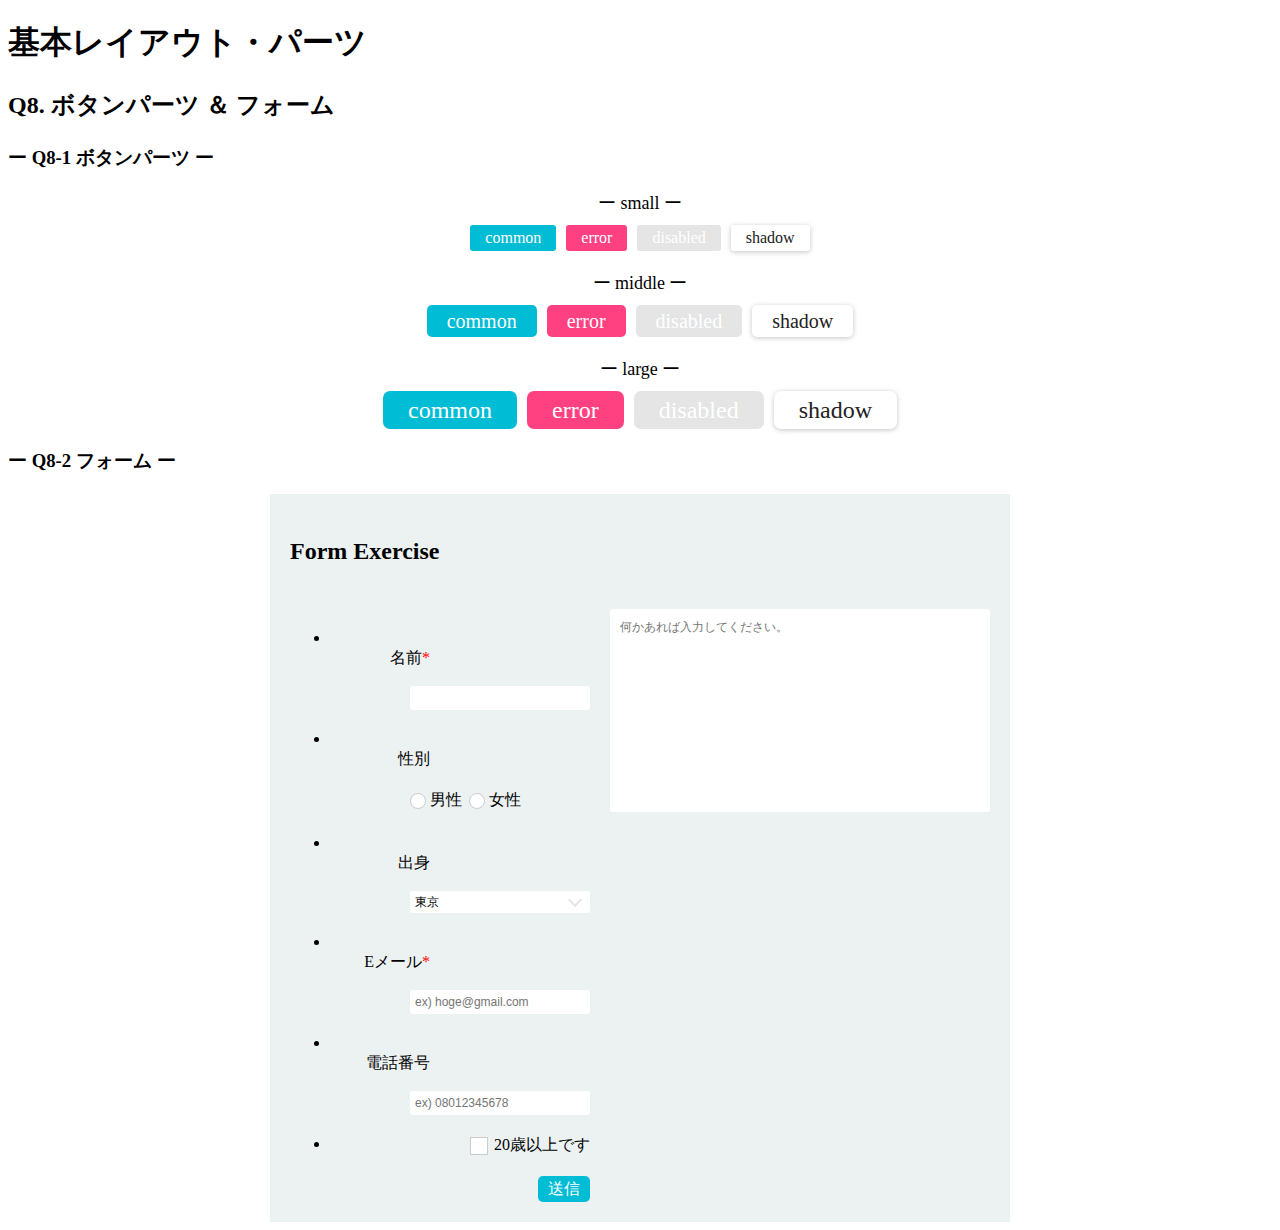
<file: layout_parts/q8/index.html>
<!DOCTYPE html>
<html>
  <head>
    <meta charset="utf-8">
    <meta http-equiv="X-UA-Compatible" content="IE=edge">
    <meta name="viewport" content="width=device-width, initial-scale=1.0, maximum-scale=1.0, user-scalable=no">
    <meta name="format-detection" content="telephone=no">
    <title>基本レイアウト・パーツ</title>
    <link rel="stylesheet" href="http://gizumo-inc.github.io/sample/front-lesson/layout_parts_new/assets/css/reset.css">
    <link rel="stylesheet" href="http://gizumo-inc.github.io/sample/front-lesson/layout_parts_new/assets/css/base.css">
    <link rel="stylesheet" href="css/style.css">
  </head>
  <body>
    <div class="wrapper">
      <h1 class="title">基本レイアウト・パーツ</h1>
      <h2 class="headline">
        <p class="headline__text">Q8. ボタンパーツ ＆ フォーム</p>
      </h2>
      <div class="box">
        <div class="box__inner">
          <h3 class="box__headline">
            <p class="box__headline__text">ー Q8-1 ボタンパーツ ー</p>
          </h3>
          <!--
               この問題は特に難しいプロパティは使いませんので、普通にやれば簡単にボタンを作ることができます。
               ただ、意識していただきたいのは、classを適切にふることで共通化できるスタイルは共通化してしまうということです。
               この問題もHTMLはすでに記述してありますので、ボタンのdivにclassを付与してスタイルを当ててください。
               .q8--btnにfont-sizeを0として指定してあるので必ずボタン部分でfont-sizeを指定してください。
          -->
          <!-- 回答はここに書いてね -->
          <!-- すでについてるクラスにはstyleを指定しない。styleをつける場合は自分で新たにクラスをつけること -->
          <!-- 新たにタグは追加しなくてもできます。 -->
          <div class="q8 q8--btn">
              <p class="q8__title">ー small ー</p>
              <div class="q8__btn q8__btn--small q8__btn--common">common</div>
              <div class="q8__btn q8__btn--small q8__btn--error">error</div>
              <div class="q8__btn q8__btn--small q8__btn--disabled">disabled</div>
              <div class="q8__btn q8__btn--small q8__btn--default is-shadow">shadow</div>
            </div>
  
            <div class="q8 q8--btn">
              <p class="q8__title">ー middle ー</p>
              <div class="q8__btn q8__btn--middle q8__btn--common">common</div>
              <div class="q8__btn q8__btn--middle q8__btn--error">error</div>
              <div class="q8__btn q8__btn--middle q8__btn--disabled">disabled</div>
              <div class="q8__btn q8__btn--middle q8__btn--default is-shadow">shadow</div>
            </div>
  
            <div class="q8 q8--btn">
              <p class="q8__title">ー large ー</p>
              <div class="q8__btn q8__btn--large q8__btn--common">common</div>
              <div class="q8__btn q8__btn--large q8__btn--error">error</div>
              <div class="q8__btn q8__btn--large q8__btn--disabled">disabled</div>
              <div class="q8__btn q8__btn--large q8__btn--default is-shadow">shadow</div>
            </div>
          </div>
          <!-- 回答はここに書いてね -->
        </div>

        <div class="box__inner">
          <h3 class="box__headline">
            <p class="box__headline__text">ー Q8-2 フォーム ー</p>
          </h3>
          <!--
               Webサイトを作る際、コンタクトフォームを実装する機会がとても多くあります。
               ここで使われるタグは一般的にはデザインするのが難しいと言われていますが、それをやらないといけない状況は結構多いです。（簡単リセットされない、:focusや:activeを使う）
               まずは元々タグにあてられているスタイルを解除して、フラットな状態にしてからスタイルを当てていくことが大事です。

               特にradioとcheckboxのチェックのスタイルが難しいと思います。
               やり方として、既存のチェックは使わずに擬似要素でチェックのフィールドを再現します。:checkedを使えばチェックされているかどうかでスタイルを変えることができるので、これをうまく使いましょう。cssでは+（隣接セレクタ）というものも使わなくてはなりませんので、調べてみましょう。
               また、一番下のボタンはbuttonタグを使って実装しましょう。（<input type="submit">を使って実装することも可能です）

               この課題では、実際にユーザーが入力した値を送れる状態まで作っていただきます。answerの方で確認していただきたいのですが、全ての入力フォームを適当に記述してsubmitボタンを押してみてください。URL欄の最後に「?name=...」という感じの文字列が追加されているのがわかると思います。（その?以降のものをパラメーターと呼びます。複数ある場合は?◯◯=□□&△△=××のように&繋ぎになります。◯◯や△△の部分はinputタグやselectタグのname属性が入ります。）
               これが、入力した値を送信できている状態です。本来ではこの値をサーバーサイドで受け取ってフォームの処理をするのですが、今回はHTMLを使って送信するまでをやってもらいます。
               answerで入力した値を自分で作ったフォームに全く同じように入力した場合、URLが全く同じように変わる状態にしてください。（formのaction属性やmethod属性が関係してきます）
               また赤の*(アスタリスク)の部分は必須項目です。必須項目を空にしたまま送信しようとするとアラートが表示される処理も再現しましょう。

               また、この問題はレイアウトが複雑なため、サイズや色の確認のためにデベロッパーツールを見ても構いません。
               ただ全ての答えを見るといったことはしないようにしましょう。

               ■この問題で使う大事なhtml要素
               ・label
               ・form
               ・input(type="text")
               ・input(type="radio")
               ・input(type="checkbox")
               ・textarea
               ・select
               ・button (inputも可能)
               ■この問題で使う大事なプロパティ
               ・appearance(-webkit-appearance)
               ・outline
               ■この問題で使う大事な擬似要素
               ・:checked
               ・:focus
               ・:active
               ・:before
               ・:after
          -->
          <!-- 回答はここに書いてね -->
          <!-- すでについてるクラスにはstyleを指定しない。styleを付ける場合は自分で新たにクラスをつけること -->
          <div class="q8">
            <form class="q8__form">
              <div class="q8__form__title">
                <p class="q8__form__title__text">Form Exercise</p>
              </div>

              <div class="clearfix">
                <div class="q8__main">
                  <ul class="q8__main__items">
                    <li class="clearfix">
                      <p class="q8__main__items__title">名前<span class="is-required">*</span></p>
                      <div class="q8__main__items__content">
                        <input class="q8__input q8__input--init" type="text" name="name" required="">
                      </div>
                    </li>
                    <li class="clearfix">
                      <p class="q8__main__items__title">性別</p>
                      <div class="q8__main__items__content">
                        <label class="q8__radio">
                          <input class="q8__radio__btn" type="radio" name="gender" value="male">
                          <span class="q8__radio__text">男性</span>
                        </label>
                        <label class="q8__radio">
                          <input class="q8__radio__btn" type="radio" name="gender" value="female">
                          <span class="q8__radio__text">女性</span>
                        </label>
                      </div>
                    </li>
                    <li class="clearfix">
                      <p class="q8__main__items__title">出身</p>
                      <div class="q8__main__items__content q8__select">
                        <select name="hometwon" class="q8__select__body q8__input--init">
                          <option value="tokyo">東京</option>
                          <option value="saitama">埼玉</option>
                          <option value="chiba">千葉</option>
                          <option value="kanagawa">神奈川</option>
                        </select>
                      </div>
                    </li>
                    <li class="clearfix">
                      <p class="q8__main__items__title">Eメール<span class="is-required">*</span></p>
                      <div class="q8__main__items__content">
                        <input class="q8__input q8__input--init" type="email" placeholder="ex) hoge@gmail.com" name="email" required="">
                      </div>
                    </li>
                    <li class="clearfix">
                      <p class="q8__main__items__title">電話番号</p>
                      <div class="q8__main__items__content">
                        <input class="q8__input q8__input--init" type="text" name="tel" placeholder="ex) 08012345678">
                      </div>
                    </li>
                    <li class="clearfix">
                      <div class="q8__main__items__content">
                        <div class="q8__checkbox">
                          <input class="q8__checkbox__btn" id="q8-checkbox" type="checkbox" name="twenty" value="true">
                          <label for="q8-checkbox" class="q8__checkbox__text">20歳以上です</label>
                        </div>
                      </div>
                    </li>
                  </ul>

                  <div class="q8__main__bottom">
                    <button class="q8__main__bottom__btn q8__input--init" type="submit">送信</button>
                  </div>
                </div>

                <div class="q8__side">
                  <textarea class="q8__side__text q8__input--init" name="message" placeholder="何かあれば入力してください。"></textarea>
                </div>
              </div>
            </form>
          </div>
          <!-- 回答はここに書いてね -->
        </div>
      </div>
    </div>
  </body>
</html>
</file>
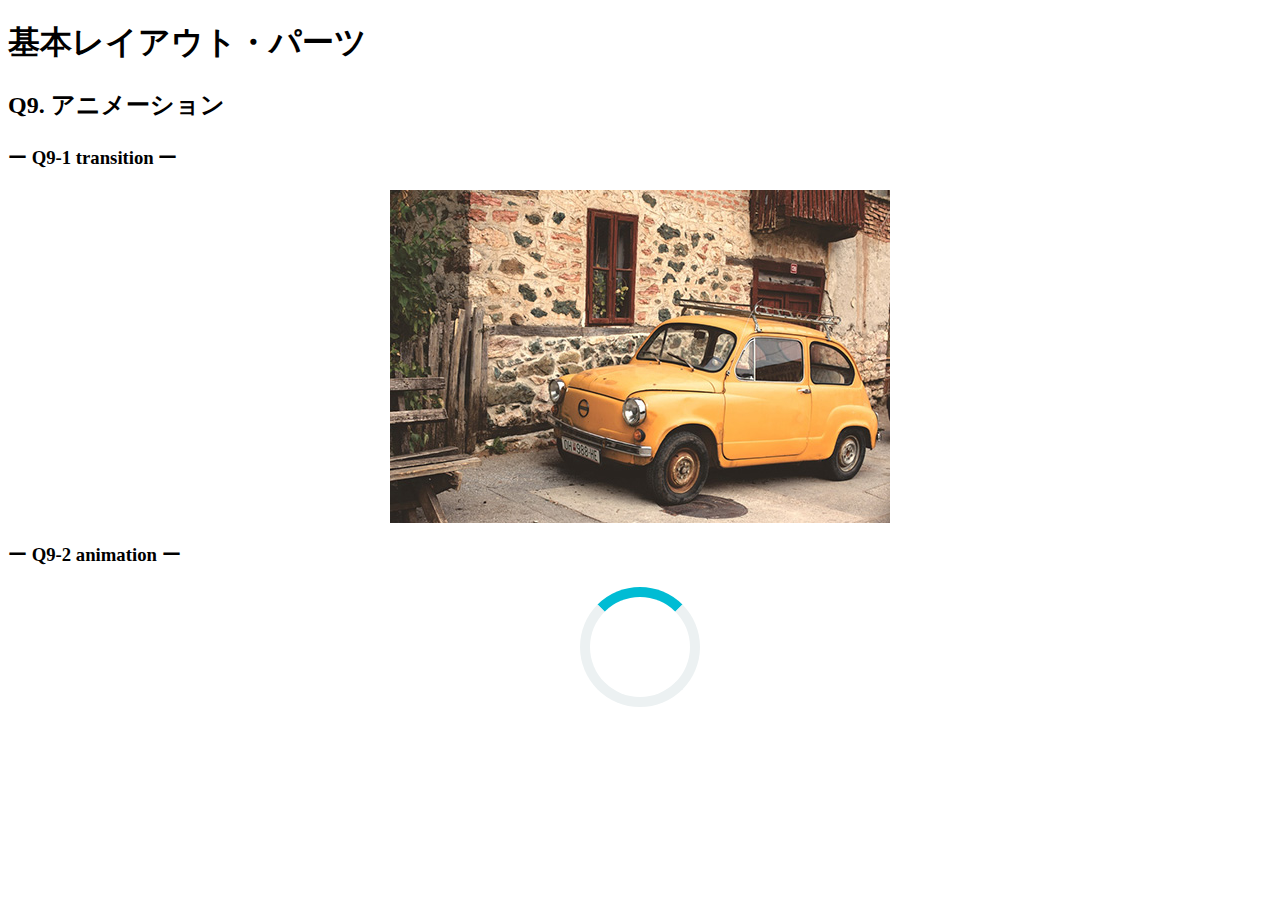
<file: layout_parts/q9/index.html>
<!DOCTYPE html>
<html>
  <head>
    <meta charset="utf-8">
    <meta http-equiv="X-UA-Compatible" content="IE=edge">
    <meta name="viewport" content="width=device-width, initial-scale=1.0, maximum-scale=1.0, user-scalable=no">
    <meta name="format-detection" content="telephone=no">
    <title>基本レイアウト・パーツ</title>
    <link rel="stylesheet" href="http://gizumo-inc.github.io/sample/front-lesson/layout_parts_new/assets/css/reset.css">
    <link rel="stylesheet" href="http://gizumo-inc.github.io/sample/front-lesson/layout_parts_new/assets/css/base.css">
    <link rel="stylesheet" href="css/style.css">
  </head>
  <body>
    <div class="wrapper">
      <h1 class="title">基本レイアウト・パーツ</h1>
      <h2 class="headline">
        <p class="headline__text">Q9. アニメーション</p>
      </h2>
      <div class="box">
        <!--
             アニメーションはユーザーにとってわかりやすいサイトを作るためによく使われるのでこの問題で覚えましょう。
             アニメーションの書き方はtransitionとanimationの2つがあるので、どちらのパターンでも対応できるようになりましょう。
             2つのアニメーションの違いとしては、transitionは書き方は簡単だが細かいアニメーションに向いていない、animationは記述は難しいが複雑なアニメーションを書くことができる、といった感じです。
        -->
        <div class="box__inner">
          <h3 class="box__headline">
            <p class="box__headline__text">ー Q9-1 transition ー</p>
          </h3>
          <!--
               画像をホバーしたとき、要素のサイズやポジションを変えて、その際transitionでアニメーションをかけてください。
               実装の順序として、まずはアニメーション無しでホバーしたときの変化を実装して、それができたあとにアニメーションの記述を追加すると良いかと思います。

               使う画像のパス： "http://gizumo-inc.github.io/sample/front-lesson/layout_parts_new/assets/img/q9/thumb.jpg"

               ■この問題で使う大事なプロパティ
               ・transition
               ・position
               ・transform
               ■この問題で使う大事な擬似クラス
               ・:hover
          -->
          <!-- 回答はクラスq9の要素の中に書いてね -->
          <!-- すでについてるクラスにはstyleを指定しない。styleをつける場合は自分で新たにクラスをつけること -->
          <div class="q9">
            <div class="q9__trans">
              <img class="q9__trans__thumb" src="./img/thumb_9.jpg" width="500" height="333" alt="">
              <div class="q9__trans__desc">
                <p class="q9__trans__desc__text">Lorem ipsum dolor sit amet, consectetur adipiscing elit, sed do eiusmod tempor incididunt ut labore et dolore magna aliqua. Ut enim ad minim veniam, quis nostrud exercitation ullamco laboris nisi ut aliquip ex ea commodo consequat. Duis aute irure dolor in reprehenderit in voluptate velit esse cillum dolore eu fugiat nulla pariatur. Excepteur sint occaecat cupidatat non proident, sunt in culpa qui officia deserunt mollit anim id est laborum.</p>
              </div>
            </div>
          </div>
          <!-- 回答はクラスq9の要素の中に書いてね -->
        </div>

        <div class="box__inner">
          <h3 class="box__headline">
            <p class="box__headline__text">ー Q9-2 animation ー</p>
          </h3>
          <!--
               今回はホバーとは関係なく常に動いているアニメーションです。よくローディングで使われるアイコンをCSSだけで実装します。
               まずは上部分だけが水色の円をつくってみてください。その後、アニメーションを使って円の角度を変更する処理を書きます。

               ■この問題で使う大事なプロパティ
               ・animation
               ・border-radius
               ・transform
          -->
          <!-- 回答はクラスq9の要素の中に書いてね -->
          <!-- すでについてるクラスにはstyleを指定しない。styleをつける場合は自分で新たにクラスをつけること -->
          <div class="q9">
            <div class="q9_content_animation">
              
            </div>
          </div>
          <!-- 回答はクラスq9の要素の中に書いてね -->
        </div>
      </div>
    </div>
  </body>
</html>
</file>
<file: layout_parts/q1/css/style.css>
@charset "UTF-8";

.q1_content {
  width:  940px;
  margin: 0 auto;
  padding: 20px;
  background: #eff3f4;
  box-sizing: border-box;
}

.q1_content:first-child {
  margin-left: 0;
}

.q1_content_box {
  float: left;
  padding: 20px;
  width: 230px;
  background: #3274ae;
}


.q1_content_text  {
  padding:  20px;
  font-size:  16px;
  line-height:  16px;
  border: 10px  solid #022336;
  background: #eaf4ff;
}

.clearfix::after  {
  display:  block;
  content:  "";
  clear:  both;
}

/* 回答はここに書いてね */
</file>
<file: layout_parts/q10/css/style.css>
@charset "UTF-8";

/* 回答はここに書いてね */

.q10_box {
  position: relative;
  margin: 0 auto;
  padding: 20px;
  width: 500px;
  max-width: 100%;
  color: #222;
  font-size: 16px;
  line-height: 16px;
  background: #fff;
  border: solid 5px #222;
  box-sizing: border-box;
  border-radius: 30px;
}

.q10_box:before {
  content: "";
  position: absolute;
  bottom: -24px;
  left: 10%;
  margin-left: -15px;
  border: 12px solid transparent;
  border-top: 12px  solid #fff;
  z-index: 2;
}

.q10_box:after {
  content: "";
  position: absolute;
  bottom: -33px;
  left: 10%;
  margin-left: -17px;
  border: 14px solid transparent;
  border-top: 14px solid  #222;
  z-index: 1;
}


/* 回答はここに書いてね */
</file>
<file: layout_parts/q3/css/style.css>
@charset "UTF-8";

.q3__contents {
  width: 100%;
  border: 1px solid #dedede;
  table-layout: fixed;
}

table {
  border-collapse: collapse;
  border-spacing: 0;
}

.q3__contents th {
  background: #24a;
  color: #fff;
  font-size: 18px;
  line-height: 26px;
}

.q3__contents td {
  line-height: 22px;
  text-align: center;
}

.q3__contents th, .q3__contents td{
  padding: 10px;
  border: 1px solid #dedede;
  vertical-align: middle;
}

.q3__contents > tbody > tr:nth-child(even) {
  background-color: #ecf1f2;
}

.q3__contents > tbody > tr:last-child {
  border-top: 2px dashed #000;
}
/* 回答はここに書いてね */
</file>
<file: layout_parts/q4/css/style.css>
@charset "UTF-8";

.q4 {
  padding: 20px;
  box-sizing: border-box;
  background-color: #ecf1f2;
}

.q4__contents:first-child {
  margin-top: 0;
}

.q4__contents {
  display: table;
  margin-top: 20px;
  width: 100%;
  background-color: #ecf1f2;
}

.q4__contents__cell {
  display: table-cell;
  padding: 20px;
  text-align: center;
}

.q4__contents__cell.is-pink {
  width: 100px;
  background-color: #fdc8b8;
}

.q4__contents__cell.is-purple {
  background-color: #e0abd9;
}

.q4__contents__cell.is-blue {
  width: 100px;
  background-color: #86d8ed;
}

.q4__contents__cell.is-yellow {
  background-color: #e5d32e;
}

.q4__contents__cell.is-red {
  background-color: #ec8f9a;
}

.q4__contents__cell.is-green {
  width: 500px;
  background-color: #8fdcad;
}
</file>
<file: layout_parts/q5/css/style.css>
@charset "UTF-8";

.q5 {
  position: relative;
  width: 500px;
  height: 500px;
  margin: 0 auto;
  background-color: #ecf1f2;
}

.q5__box {
  position: absolute;
  width: 100px;
  font-weight: bold;
  font-size: 30px;
  line-height: 100px;
  text-align: center;
}

.q5__box.is-8 {
  z-index: 8;
  top: 120px;
  left: 120px;
  background-color: #de70cf;
}

.q5__box.is-8:after {
  position: absolute;
  top: 0;
  right: 0;
  width: 20px;
  height: 20px;
  background-color: #ffefd3;
  content: "";
}

.q5__box.is-5 {
  z-index: 5;
  top: 360px;
  left: 200px;
  background-color: #9fd6d2;
}

.q5__box.is-1 {
  z-index: 1;
  top: 40px;
  left: 200px;
  background-color: #ffefd3;
}

.q5__box.is-7 {
  z-index: 7;
  top: 200px;
  left: 40px;
  background-color: #deae70;
}

.q5__box.is-4 {
  z-index: 4;
  top: 280px;
  right: 120px;
  background-color: #8b7a5e;
}

.q5__box.is-6 {
  z-index: 6;
  top: 280px;
  left: 120px;
  background-color: #fffee4;
}

.q5__box.is-2 {
  z-index: 2;
  top: 120px;
  right: 120px;
  background-color: #7084de;
}

.q5__box.is-3 {
  z-index: 3;
  top: 200px;
  right: 40px;
  background-color: #d0ecea;
}

.q5__box.is-9 {
  z-index: 10;
  position: fixed;
  top: 10px;
  left: 10px;
  background-color: #2b69a3; 
}
</file>
<file: layout_parts/q6/css/style.css>
@charset "UTF-8";

.q6--horizontal > .q6__box {
  display:  inline-block;
  width: 300px;
  margin: 0 10px;
  padding: 10px 0;
  font-size: 16px;
  text-align: left;
  background-color: #fff;
}

.q6__box.is-textalign .q6__box__inner {
  text-align: center;
}

.q6__box.is-textalign .q6__box__text {
  display: inline-block;
}

.q6--horizontal .q6__box__text {
  padding: 10px 0;
  width: 90px;
  background-color: #e6f2ff;
}

.right-box {
  text-align: center;
  display: block;
  background-color: #e6f2ff;
  width: 90px;
  padding: 10px;
  margin: 0 auto;
}

.q6--around.is-table {
  display: table;
}

.q6--around {
  width: 300px;
  height: 200px;
  margin: 0 auto;
  background-color: #ecf1f2
}

.q6--around.is-table .q6__box {
  display: table-cell;
  text-align: center;
  vertical-align: middle;
  background-color: #ecf1f2;
}

.q6--around.is-table .q6__box__text {
  display: inline-block;
  padding: 10px;
  background-color: #fff;
}

.q6--around.is-flex {
  display: flex;
  align-items: center;
  justify-content: center;
}

.q6--around.is-flex .q6__box__text {
  padding: 10px;
  background-color: #fff;
}

.q6--position .q6__box {
  position: relative;
}

.q6__box.is-stable .q6__box__inner  {
  position: absolute;
  top: 0;
  bottom: 0;
  right: 0;
  left: 0;
  margin: auto;
}

.q6__box.is-flexible .q6__box__inner {
  position: absolute;
  top: 50%;
  left: 50%;
  text-align: center;
  transform: translate(-50%, -50%)
}
/* 回答はここに書いてね */
</file>
<file: layout_parts/q7/css/style.css>
@charset "UTF-8";

.q7__inner  {
  display: block; 
  margin: 0 auto;
  padding:  20px;
  width:  300px;
  background-color: #ecf1f2;
}

.q7__inner  {
  margin: 0 auto;
  padding: 20px;
  width: 500px;
  background-color: #ecf1f2
}

.q7--float .q7__box:first-child {
  margin-left: 0;
}

.q7--float .q7__box {
  float: left;
  font-size: 16px;
  box-sizing: border-box;
}

.q7--float  .q7__box {
  float: left;
  margin-left: 50px;
  font-size: 16px;
  box-sizing: border-box;
}

.clearfix::after  {
  display: block;
  content: "";
  clear: both;
}

.q7--table .q7__box:first-child {
  padding-left: 0;
}

.q7--table .q7__box__text {
  font-size: 16px;
}

.q7--table .q7__box {
  display: table-cell;
  padding-left: 50px;
  vertical-align: middle;
}

.q7--inlineblock .q7__inner {
  font-size: 0;
}

.q7--inlineblock .q7__box:first-child {
  margin-left: 0;
}

.q7--inlineblock .q7__box {
  display: inline-block;
  margin-left: 50px;
  font-size: 16px;
  vertical-align: middle;
  box-sizing: border-box;
}

.q7--flex .q7__inner {
  display: flex;
  justify-content: space-around;
  align-items: flex-end
}

.q7--table .q7__inner {
  display: table;
}

.q7 .q7__innner {
  margin: 0 auto;
  padding: 20px;
  width: 500px;
  background-color: #ecf1f2
}

.q7--flex .q7__box {
  font-size: 16px;
  vertical-align: middle;
  box-sizing: border-box;
}

.q7 .q7__box  {
  width: 225px;
}

.q7 .q7__inner.is-full {
  width: 100%;
  box-sizing: border-box;
}

.q7--margin .q7__inner {
  font-size: 0;
}

.q7--margin .q7__box.is-stable {
  display: inline-block;
  width: 300px;
}

.q7--margin .q7__box {
  vertical-align: top;
}

.q7--margin .q7__box__text {
  font-size: 16px;
}

.q7--margin .q7__box.is-flexible {
  display: inline-block;
  width: 100%;
  margin-left: -300px;
  padding-left: 350px;
  box-sizing: border-box;
}
</file>
<file: layout_parts/q8/css/style.css>
.q8 {
  margin-top: 20px!important;
}

.q8--btn {
  font-size: 0;
  text-align: center;
}

.q8__title {
  margin-bottom: 10px;
  font-size: 18px;
  text-align: center;
}

.q8--btn .q8__btn:first-of-type {
  margin-left: 0;
}

.q8__btn--common {
  background-color: #00BCD4;
  color: #FFF;
}

.q8__btn--small {
  padding: 0 15px;
  border-radius: 3px;
  font-size: 16px;
  line-height: 26px;
}

.q8__btn {
  display: inline-block;
  margin-left: 10px;
  text-align: center;
  cursor: pointer;
}

.q8__btn--error {
  background-color: #ff4081;
  color: #fff;
}

.q8__btn--disabled {
  background-color: #e5e5e5;
  color: #fff;
  cursor: default;
}

.q8__btn.is-shadow {
  box-shadow: 0 1px 6px rgba(0, 0, 0, .12), 0 1px 4px rgba(0, 0, 0, .12);
}

.q8__btn--default {
  background-color: #fff;
  color: #222;
}

.q8__btn--middle {
  padding: 0 20px;
  border-radius: 5px;
  font-size: 20px;
  line-height: 32px;
}

.q8__btn--large {
  padding: 0 25px;
  border-radius: 7px;
  font-size: 24px;
  line-height: 38px;
}


.q8__form {
  width: 700px;
  margin: 0 auto;
  padding: 20px;
  background-color: #ecf1f2
}

.q8__form__title {
  position: relative;
  margin-bottom: 20px;
}

.q8__form__title__text {
  position: relative;
  display: inline-block;
  padding-right: 10px;
  background-color: #ecf1f2;
  font-size: 24px;
  font-weight: bold;
}

.q8__main {
  float: left;
  width: 300px;
}

.q8__main__items {
  margin-bottom: 20px;
}

.q8__main__items__title {
  float: left;
  width: 100px;
  line-height: 25px;
  text-align: right;
}

.is-required {
  color: #f00;
}

.q8__main__items__content {
  float: right;
  width: 180px;
  border: none;
}

.q8__input {
  width: 100%;
  padding: 5px;
  border-radius: 3px;
  background-color: #fff;
  font-size: 12px;
  line-height: 12px;
  box-sizing: border-box;
  border: none;
}

.q8__input:focus {
  box-shadow: 0 0 7px #00bcd4
}

.q8__input__init {
  padding: 0;
  background: none;;
  border-radius: 0;
  font-size: 16px;
  outline: none;
  -webkit-appearance: none;
  -moz-appearance: none;
  appearance: none;
}

.q8__input--init {
  border: none;
  -webkit-appearance: none;
  -moz-appearance: none; 
  appearance: none;
}

.clearfix::after {
  display: block;
  content: "";
  clear: both;
}

.q8__main__items > li {
  margin-top: 20px;
}

.q8__radio {
  cursor: pointer;
}

.q8__radio__btn {
  display: none;
}

.q8__radio__text {
  position: relative;
  display: inline-block;
  padding: 3px 3px 3px 20px;
}

.q8__radio__text:before {
  position: absolute;
  top: 50%;
  left: 0;
  width: 14px;
  height: 14px;
  margin-top: -8px;
  background-color: #fff;
  border: 1px solid #ccc;
  border-radius: 50%;
  content: "";
}

.q8__radio__btn:checked + .q8__radio__text:after {
  position: absolute;
  top: 50%;
  left: 4px;
  width: 8px;
  height: 8px;
  margin-top: -4px;
  background-color: #00bcd4;
  border-radius: 50%;
  content: "";
}

.q8__select {
  position: relative;
}

.q8__select__body {
  width: 100%;
  padding: 5px;
  border-radius: 3px;
  background-color: #fff;
  font-size: 12px;
  line-height: 12px;
  box-sizing: border-box;
  cursor: pointer;
}

.q8__select:after {
  display: block;
  position: absolute;
  top: 4px;
  right: 10px;
  width: 8px;
  height: 8px;
  border-right: 2px solid #e5e5e5;
  border-bottom: 2px solid #e5e5e5;
  transform: rotate(45deg);
  content: "";
  pointer-events: none;  
}

.q8__checkbox {
  text-align: right;
}

.q8__checkbox__btn {
  display: none;
}

.q8__checkbox__text {
  position: relative;
  display: inline-block;
  padding-left: 24px;
}

.q8__checkbox__text:before {
  position: absolute;
  top: 50%;
  left: 0;
  width: 16px;
  height: 16px;
  margin-top: -9px;
  background-color: #fff;
  border: 1px solid #ccc;
  content: "";
}

.q8__checkbox__btn:checked +  .q8__checkbox__text:after {
  position: absolute;
  top: 50%;
  left: 6px;
  width: 8px;
  height: 16px;
  margin-top: -14px;
  border-right: 3px solid #00bcd4;
  border-bottom: 3px solid #00bcd4;
  transform: rotate(45deg);
  content: ""; 
}

.q8__main__bottom {
  text-align: right;
}

.q8__main__bottom__btn {
  padding: 0 10px;
  border-radius: 5px;
  background-color: #00bcd4;
  color: #fff;
  cursor: pointer;
  font-size: 16px;
  line-height: 26px;
}

.q8__main__bottom__btn:active {
  background-color: #fff;
  color: #00bcd4;
}

.q8__side {
  float: right;
  width: 380px;
  border: none;
}

.q8__side__text {
  width: 100%;
  height: 203px;
  padding: 10px;
  border-radius: 3px;
  background-color: #fff;
  font-size: 12px;
  box-sizing: border-box;
  resize: none;
}

.q8__side__text:focus {
  box-shadow: 0 0 7px #00BCD4
}
</file>
<file: layout_parts/q9/css/style.css>
@charset "UTF-8";

/* 回答はここに書いてね */

.q9__trans {
  position: relative;
  overflow: hidden;
  width: 500px;
  height: 333px;
  margin: 0 auto;
  cursor: pointer;
} 

.q9__trans__thumb {
  transition: all .5s;
}

.q9__trans__desc {
  position: absolute;
  bottom: -100%;
  left: 0;
  width: 100%;
  height: 100%;
  background: linear-gradient(rgba(0, 0, 0, 0),rgba(0, 0, 0, .8));
  transition: all .5s;
}

.q9__trans:hover .q9__trans__thumb {
  transform: scale(1.5);
}

.q9__trans:hover .q9__trans__desc {
  bottom: 0;
}

.q9__trans__desc__text {
  position: absolute;
  bottom: 0;
  left: 0;
  width: 100%;
  padding: 20px;
  color: #fff;
  box-sizing: border-box;
  word-break: break-all;
}

/* 回答はここに書いてね */

.q9_content_animation {
  width: 100px;
  height: 100px;
  margin: 0 auto;
  border: 10px solid  #ecf1f2;
  border-top-color: #00bcd4;
  border-radius: 50%;
  animation: loading 1.1s infinite linear;
}

@keyframes loading {
  0%  {
    transform:  rotate(0);
  }
  100% {
    transform:  rotate(360deg);
  }
}
</file>
